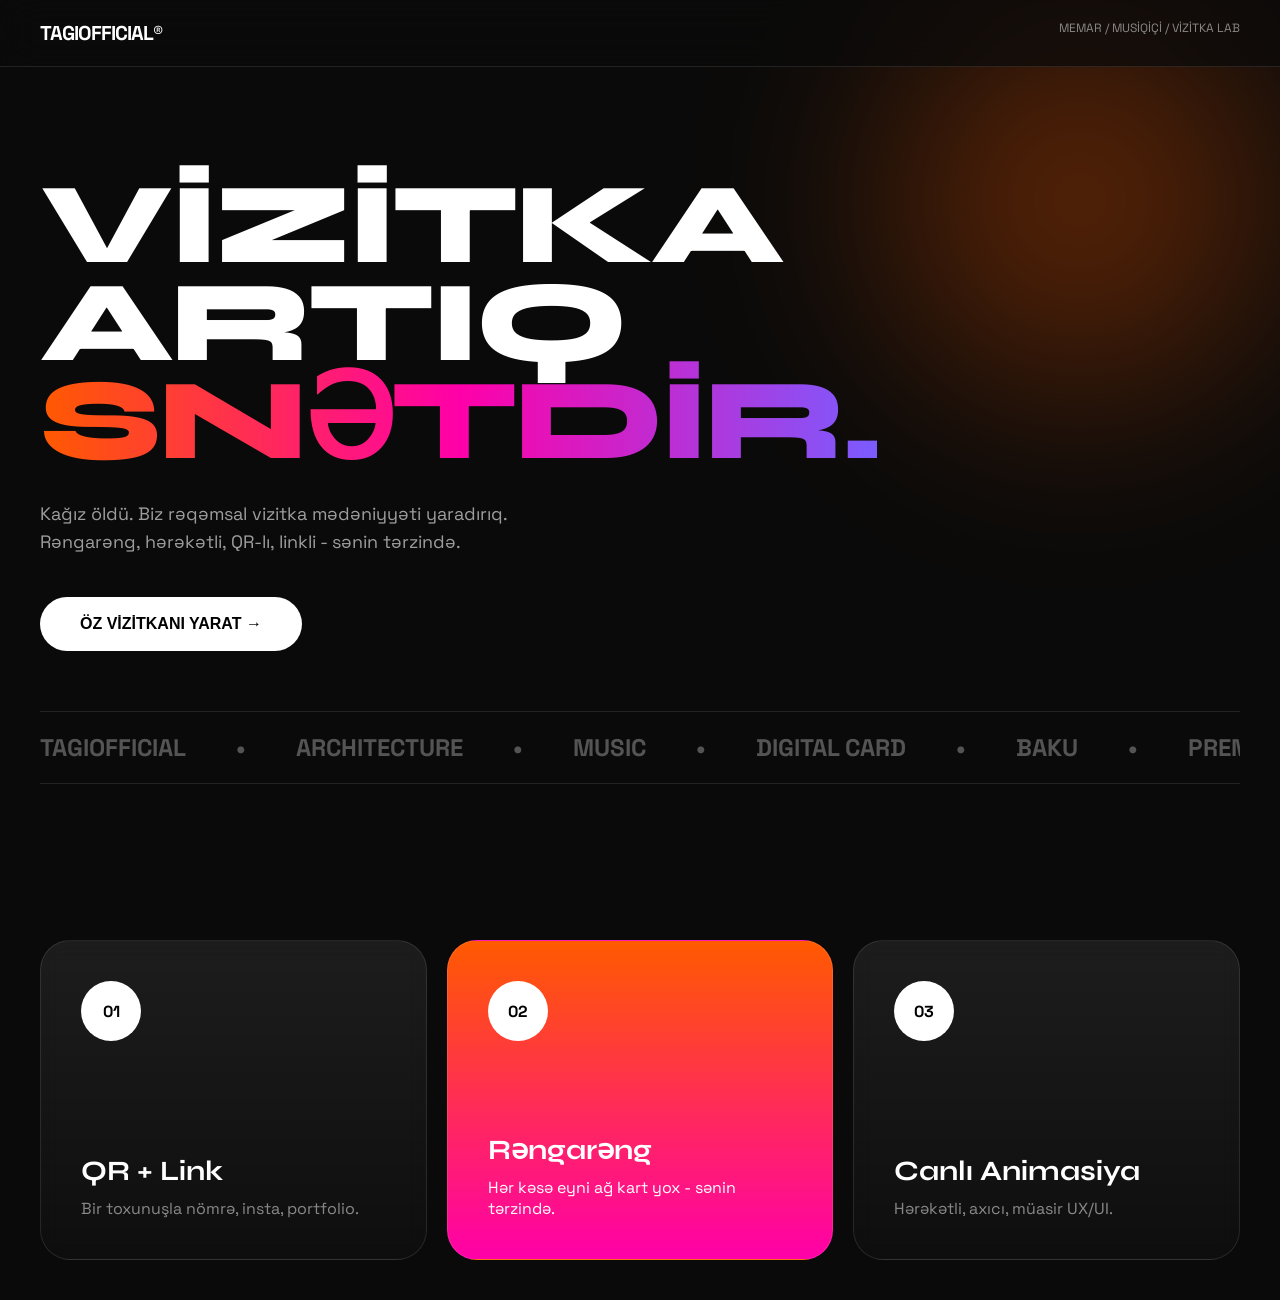
<file: index.html>
<!DOCTYPE html>
<html lang="az">
<head><meta charset="UTF-8"><meta name="viewport" content="width=device-width, initial-scale=1.0"><title>TAGIOFFICIAL - Premium Vizitka Platforması</title><link rel="stylesheet" href="style.css"></head>
<body>
<nav><div class="logo">TAGIOFFICIAL®</div><div style="opacity:0.5;font-size:12px">MEMAR / MUSİQİÇİ / VİZİTKA LAB</div></nav>
<div class="hero">
<div class="blob"></div>
<h1>VİZİTKA<br>ARTIQ<br><span>SNƏTDİR.</span></h1>
<p>Kağız öldü. Biz rəqəmsal vizitka mədəniyyəti yaradırıq. Rəngarəng, hərəkətli, QR-lı, linkli - sənin tərzində.</p>
<a href="vizitka.html"><button class="btn-main">ÖZ VİZİTKANI YARAT →</button></a>
<div class="marquee"><div class="marquee-track">
<span>TAGIOFFICIAL</span><span>•</span><span>ARCHITECTURE</span><span>•</span><span>MUSIC</span><span>•</span><span>DIGITAL CARD</span><span>•</span><span>BAKU</span><span>•</span><span>PREMIUM UX</span><span>•</span>
<span>TAGIOFFICIAL</span><span>•</span><span>ARCHITECTURE</span><span>•</span><span>MUSIC</span><span>•</span><span>DIGITAL CARD</span><span>•</span><span>BAKU</span><span>•</span><span>PREMIUM UX</span><span>•</span>
</div></div>
</div>
<div class="grid">
<div class="card"><div class="circle">01</div><div><h3>QR + Link</h3><p style="opacity:0.5;margin-top:10px">Bir toxunuşla nömrə, insta, portfolio.</p></div></div>
<div class="card" style="background: linear-gradient(180deg, #ff5a00, #ff00a8);"><div class="circle">02</div><div><h3>Rəngarəng</h3><p style="margin-top:10px">Hər kəsə eyni ağ kart yox - sənin tərzində.</p></div></div>
<div class="card"><div class="circle">03</div><div><h3>Canlı Animasiya</h3><p style="opacity:0.5;margin-top:10px">Hərəkətli, axıcı, müasir UX/UI.</p></div></div>
</div>
<script src="script.js"></script>
</body>
</html>
</file>
<file: style.css>
@import url('https://fonts.googleapis.com/css2?family=Syne:wght@600;800&family=Space+Grotesk:wght@300;400;600&display=swap');
* { margin: 0; padding: 0; box-sizing: border-box; }
body { background: #0a0a0a; color: #fff; font-family: 'Space Grotesk', sans-serif; overflow-x: hidden; }
h1,h2,h3 { font-family: 'Syne', sans-serif; }
nav { position: fixed; top: 0; width: 100%; display: flex; justify-content: space-between; padding: 20px 40px; z-index: 100; backdrop-filter: blur(20px); background: rgba(10,10,10,0.7); border-bottom: 1px solid rgba(255,255,255,0.1); }
.logo { font-weight: 800; font-size: 20px; letter-spacing: -1px; }
.hero { min-height: 100vh; display: flex; flex-direction: column; justify-content: center; padding: 120px 40px 60px 40px; position: relative; }
.hero h1 { font-size: clamp(50px, 9vw, 130px); line-height: 0.85; font-weight: 800; letter-spacing: -4px; }
.hero h1 span { background: linear-gradient(90deg, #ff5a00, #ff00a8, #7a5cff); -webkit-background-clip: text; -webkit-text-fill-color: transparent; }
.hero p { max-width: 500px; margin-top: 30px; font-size: 18px; opacity: 0.6; line-height: 1.6; }
.btn-main { margin-top: 40px; padding: 18px 40px; border-radius: 100px; background: #fff; color: #000; border: none; font-weight: 700; font-size: 16px; cursor: pointer; transition: 0.3s; }
.btn-main:hover { transform: scale(1.05); background: #ff5a00; color: #fff; }
.marquee { margin-top: 60px; overflow: hidden; white-space: nowrap; border-top: 1px solid rgba(255,255,255,0.1); border-bottom: 1px solid rgba(255,255,255,0.1); padding: 20px 0; }
.marquee-track { display: inline-flex; animation: scroll 20s linear infinite; gap: 50px; }
.marquee-track span { font-size: 24px; font-weight: 800; opacity: 0.3; }
@keyframes scroll { 0% { transform: translateX(0); } 100% { transform: translateX(-50%); } }
.grid { display: grid; grid-template-columns: repeat(3, 1fr); gap: 20px; padding: 40px; }
.card { background: linear-gradient(180deg, rgba(255,255,255,0.08), rgba(255,255,255,0.02)); border: 1px solid rgba(255,255,255,0.1); border-radius: 30px; padding: 40px; min-height: 320px; display: flex; flex-direction: column; justify-content: space-between; transition: 0.4s; backdrop-filter: blur(10px); }
.card:hover { transform: translateY(-10px) rotate(-1deg); border-color: #ff5a00; }
.card h3 { font-size: 28px; }
.circle { width: 60px; height: 60px; border-radius: 50%; background: #fff; color: #000; display: flex; align-items: center; justify-content: center; font-weight: 800; }
.blob { position: absolute; width: 600px; height: 600px; background: radial-gradient(circle, #ff5a00 0%, transparent 70%); filter: blur(80px); opacity: 0.4; top: -100px; right: -100px; animation: float 6s ease-in-out infinite; z-index: -1; }
@keyframes float { 0%,100%{transform: translateY(0);} 50%{transform: translateY(-30px);} }
@media(max-width:900px){ .grid{grid-template-columns:1fr} .hero{padding:100px 20px} nav{padding:15px 20px} }
</file>
